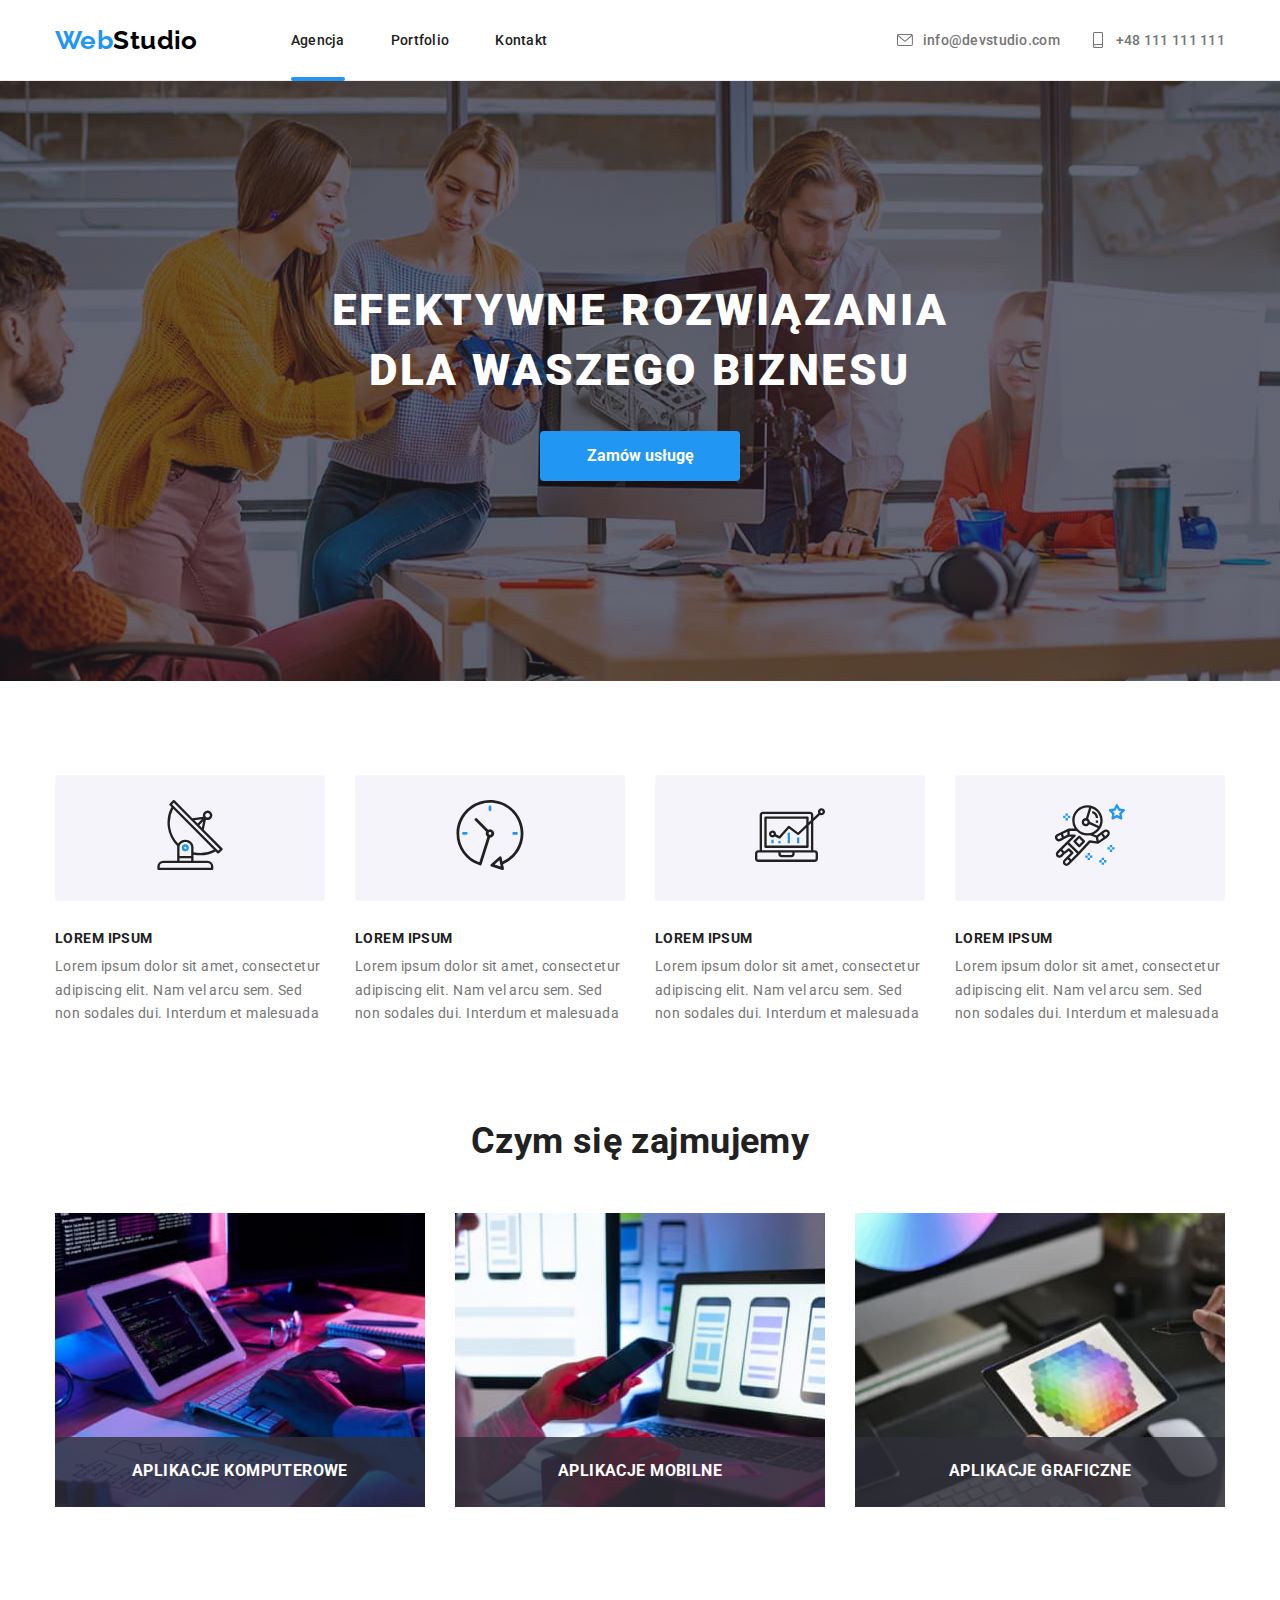
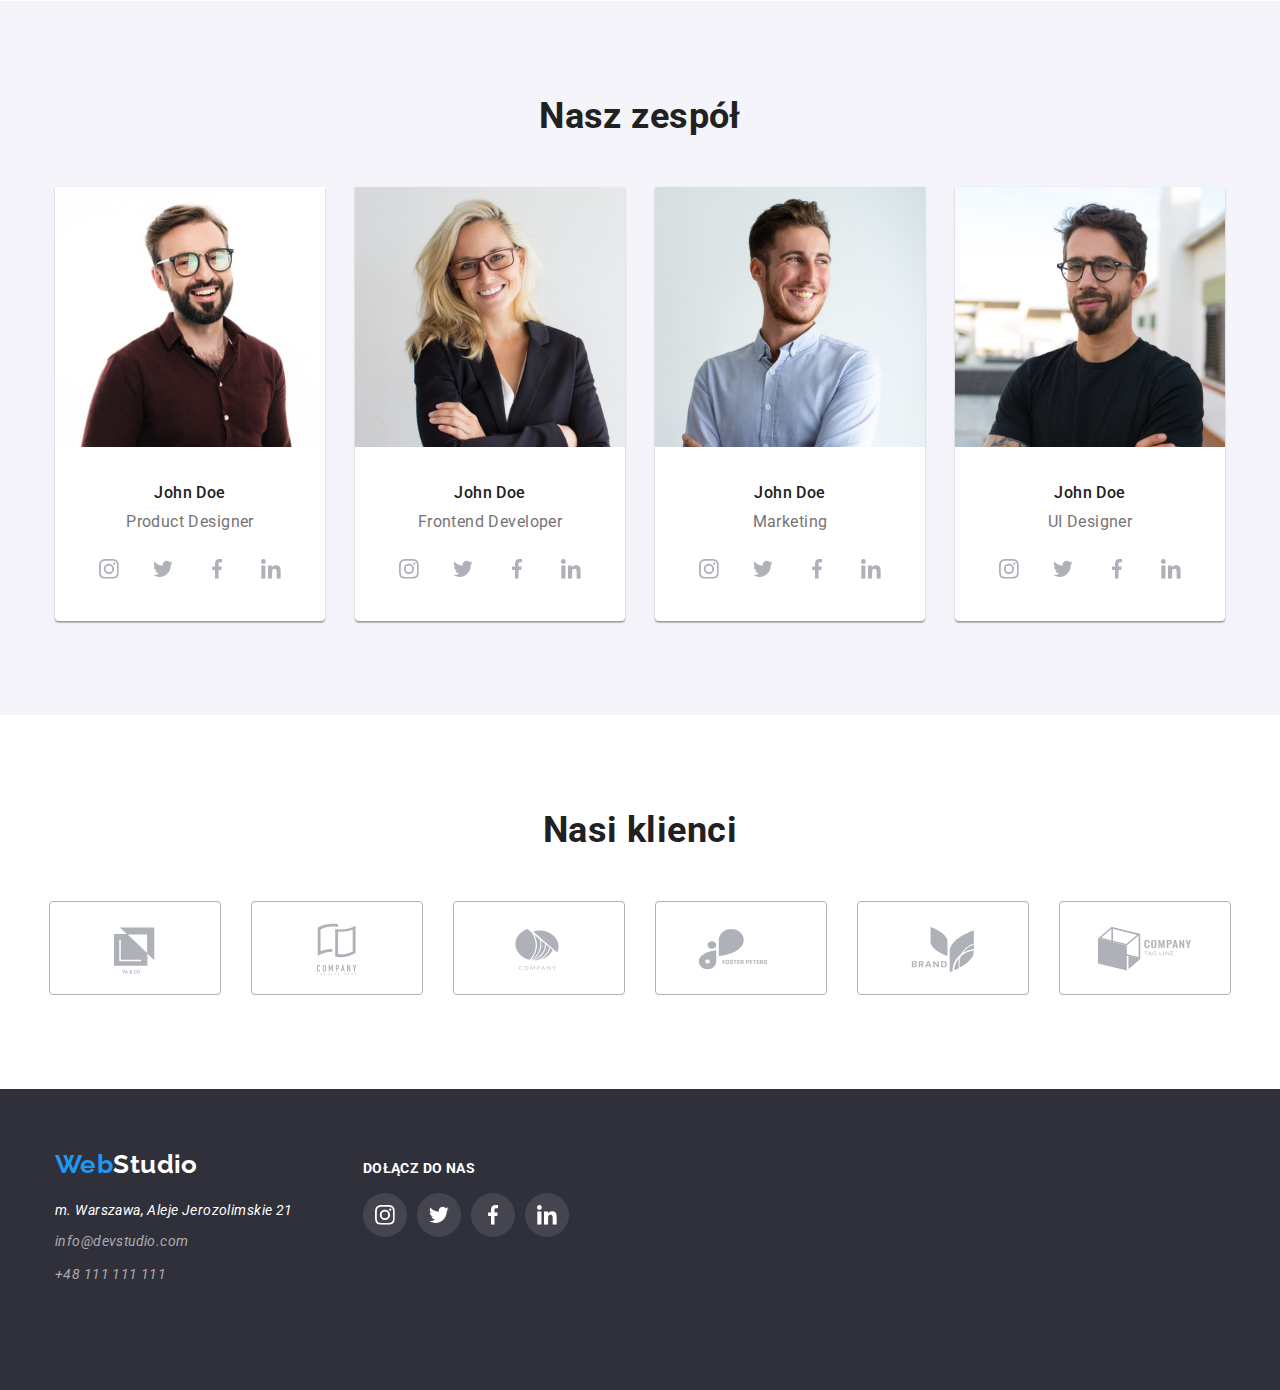
<file: index.html>
<!DOCTYPE html>
<html lang="pl">
  <head>
    <meta charset="UTF-8" />
    <meta http-equiv="X-UA-Compatible" content="IE=edge" />
    <meta name="viewport" content="width=device-width, initial-scale=1.0" />
    <title>Web Studio</title>
    <link
      rel="stylesheet"
      href="https://cdnjs.cloudflare.com/ajax/libs/modern-normalize/1.0.0/modern-normalize.min.css"
    />
    <link rel="stylesheet" href="./css/styles.css?=1.0.2" />
    <link rel="preconnect" href="https://fonts.googleapis.com" />
    <link rel="preconnect" href="https://fonts.gstatic.com" crossorigin />
  </head>
  <body>
    <div class="backdrop is-hidden" data-modal>
      <div class="modal">
        <p>zaliczone?</p>
        <button type="button" class="close-btn" data-modal-close>X</button>
      </div>
    </div>
    <header>
      <div class="menu">
        <div class="container">
          <nav class="menu-nav">
            <ul class="menu-list">
              <li class="menu-nav-logo">
                <a class="logo-black" href="https://mateuszfrankowski.github.io/goit-markup-hw-05/"
                  ><span class="logo-blue">Web</span>Studio</a
                >
              </li>
              <li><a class="menu-nav-links actual-page" href="index.html">Agencja</a></li>
              <li><a class="menu-nav-links" href="portfolio.html">Portfolio</a></li>
              <li><a class="menu-nav-links" href="#contact">Kontakt</a></li>
            </ul>
          </nav>
          <ul class="contact">
            <li>
              <a class="contact-mail" href="mailto:info@devstudio.com">
                <div class="contact-icon-box">
                  <svg class="contact-icon envelope">
                    <use href="images/sprite.svg#icon-envelope"></use>
                  </svg>
                </div>
                info@devstudio.com</a
              >
            </li>
            <li>
              <a class="contact-tel" href="tel:+48111111111">
                <div class="contact-icon-box">
                  <svg class="contact-icon smartphone">
                    <use href="images/sprite.svg#icon-smartphone"></use>
                  </svg>
                </div>
                +48 111 111 111</a
              >
            </li>
          </ul>
        </div>
      </div>
      <section class="header">
        <div class="container">
          <h1 class="motto-text">Efektywne rozwiązania dla waszego biznesu</h1>
          <button class="order-button" type="button" data-modal-open>Zamów usługę</button>
        </div>
      </section>
    </header>
    <main>
      <section>
        <div class="container">
          <ul class="advantages">
            <li>
              <div class="our-strengths-icon">
                <svg class="icon antenna">
                  <use href="images/sprite.svg#icon-antenna-1"></use>
                </svg>
              </div>
              <h4 class="advantages-title">Lorem Ipsum</h4>
              <p class="advantages-text">
                Lorem ipsum dolor sit amet, consectetur adipiscing elit. Nam vel arcu sem. Sed non
                sodales dui. Interdum et malesuada
              </p>
            </li>
            <li>
              <div class="our-strengths-icon">
                <svg class="icon clock">
                  <use href="images/sprite.svg#icon-clock-1"></use>
                </svg>
              </div>
              <h4 class="advantages-title">Lorem Ipsum</h4>
              <p class="advantages-text">
                Lorem ipsum dolor sit amet, consectetur adipiscing elit. Nam vel arcu sem. Sed non
                sodales dui. Interdum et malesuada
              </p>
            </li>
            <li>
              <div class="our-strengths-icon">
                <svg class="icon diagram">
                  <use href="images/sprite.svg#icon-diagram-1"></use>
                </svg>
              </div>
              <h4 class="advantages-title">Lorem Ipsum</h4>
              <p class="advantages-text">
                Lorem ipsum dolor sit amet, consectetur adipiscing elit. Nam vel arcu sem. Sed non
                sodales dui. Interdum et malesuada
              </p>
            </li>
            <li>
              <div class="our-strengths-icon">
                <svg class="icon astronaut">
                  <use href="images/sprite.svg#icon-astronaut-1"></use>
                </svg>
              </div>
              <h4 class="advantages-title">Lorem Ipsum</h4>
              <p class="advantages-text">
                Lorem ipsum dolor sit amet, consectetur adipiscing elit. Nam vel arcu sem. Sed non
                sodales dui. Interdum et malesuada
              </p>
            </li>
          </ul>
        </div>
      </section>

      <section class="ourwork">
        <div class="container">
          <h2 class="ourwork-title">Czym się zajmujemy</h2>

          <ul class="ourwork-photos">
            <li>
              <div class="text-with-background"><p>Aplikacje komputerowe</p></div>
              <img
                src="images/pc.jpg"
                alt="writing a code on the keyboard"
                width="370"
                height="294"
              />
            </li>
            <li>
              <div class="text-with-background"><p>Aplikacje mobilne</p></div>
              <img src="images/phone.jpg" alt="Smartphone in hand " width="370" height="294" />
            </li>
            <li>
              <div class="text-with-background"><p>Aplikacje graficzne</p></div>
              <img
                src="images/tablet.jpg"
                alt="Choosing a color on the tablet"
                width="370"
                height="294"
              />
            </li>
          </ul>
        </div>
      </section>

      <section class="team">
        <div class="container">
          <h2 class="team-title" id="agency">Nasz zespół</h2>

          <ul class="team-list">
            <li>
              <figure class="team-designer">
                <img
                  src="images/teamproductdesigner.jpg"
                  alt="Product Designer John Doe"
                  width="270"
                  height="260"
                />
                <figcaption>
                  <p class="team-photo-name">John Doe</p>
                  <p class="team-photo-text">Product Designer</p>
                  <div class="team-allsocial-icon">
                    <a href="">
                      <div class="team-social-icon">
                        <svg class="social-icon instagram">
                          <use href="images/sprite.svg#icon-instagram"></use>
                        </svg>
                      </div>
                    </a>
                    <a href="">
                      <div class="team-social-icon">
                        <svg class="social-icon twitter">
                          <use href="images/sprite.svg#icon-twitter"></use>
                        </svg>
                      </div>
                    </a>
                    <a href="">
                      <div class="team-social-icon">
                        <svg class="social-icon facebook">
                          <use href="images/sprite.svg#icon-facebook"></use>
                        </svg>
                      </div>
                    </a>
                    <a href="">
                      <div class="team-social-icon">
                        <svg class="social-icon linkedin">
                          <use href="images/sprite.svg#icon-linkedin"></use>
                        </svg>
                      </div>
                    </a>
                  </div>
                </figcaption>
              </figure>
            </li>

            <li>
              <figure>
                <img
                  src="images/teamfrontednfdeveloper.jpg"
                  alt="Frontend Developer John Doe "
                  width="270"
                  height="260"
                />
                <figcaption>
                  <p class="team-photo-name">John Doe</p>
                  <p class="team-photo-text">Frontend Developer</p>
                  <div class="team-allsocial-icon">
                    <a href="">
                      <div class="team-social-icon">
                        <svg class="social-icon instagram">
                          <use href="images/sprite.svg#icon-instagram"></use>
                        </svg>
                      </div>
                    </a>
                    <a href="">
                      <div class="team-social-icon">
                        <svg class="social-icon twitter">
                          <use href="images/sprite.svg#icon-twitter"></use>
                        </svg>
                      </div>
                    </a>
                    <a href="">
                      <div class="team-social-icon">
                        <svg class="social-icon facebook">
                          <use href="images/sprite.svg#icon-facebook"></use>
                        </svg>
                      </div>
                    </a>
                    <a href="">
                      <div class="team-social-icon">
                        <svg class="social-icon linkedin">
                          <use href="images/sprite.svg#icon-linkedin"></use>
                        </svg>
                      </div>
                    </a>
                  </div>
                </figcaption>
              </figure>
            </li>

            <li>
              <figure class="team-marketing">
                <img
                  src="images/teammarketing.jpg"
                  alt="Marketing John Doe "
                  width="270"
                  height="260"
                />
                <figcaption>
                  <p class="team-photo-name">John Doe</p>
                  <p class="team-photo-text">Marketing</p>
                  <div class="team-allsocial-icon">
                    <a href="">
                      <div class="team-social-icon">
                        <svg class="social-icon instagram">
                          <use href="images/sprite.svg#icon-instagram"></use>
                        </svg>
                      </div>
                    </a>
                    <a href="">
                      <div class="team-social-icon">
                        <svg class="social-icon twitter">
                          <use href="images/sprite.svg#icon-twitter"></use>
                        </svg>
                      </div>
                    </a>
                    <a href="">
                      <div class="team-social-icon">
                        <svg class="social-icon facebook">
                          <use href="images/sprite.svg#icon-facebook"></use>
                        </svg>
                      </div>
                    </a>
                    <a href="">
                      <div class="team-social-icon">
                        <svg class="social-icon linkedin">
                          <use href="images/sprite.svg#icon-linkedin"></use>
                        </svg>
                      </div>
                    </a>
                  </div>
                </figcaption>
              </figure>
            </li>

            <li>
              <figure class="team-uidesigner">
                <img
                  src="images/teamuidesigner.jpg"
                  alt="UI Designer John Doe "
                  width="270"
                  height="260"
                />
                <figcaption>
                  <p class="team-photo-name">John Doe</p>
                  <p class="team-photo-text">UI Designer</p>
                  <div class="team-allsocial-icon">
                    <a href="">
                      <div class="team-social-icon">
                        <svg class="social-icon instagram">
                          <use href="images/sprite.svg#icon-instagram"></use>
                        </svg>
                      </div>
                    </a>
                    <a href="">
                      <div class="team-social-icon">
                        <svg class="social-icon twitter">
                          <use href="images/sprite.svg#icon-twitter"></use>
                        </svg>
                      </div>
                    </a>
                    <a href="">
                      <div class="team-social-icon">
                        <svg class="social-icon facebook">
                          <use href="images/sprite.svg#icon-facebook"></use>
                        </svg>
                      </div>
                    </a>
                    <a href="">
                      <div class="team-social-icon">
                        <svg class="social-icon linkedin">
                          <use href="images/sprite.svg#icon-linkedin"></use>
                        </svg>
                      </div>
                    </a>
                  </div>
                </figcaption>
              </figure>
            </li>
          </ul>
        </div>
      </section>
      <section class="customers">
        <div class="container">
          <h2 class="customers-title">Nasi klienci</h2>

          <ul class="customers-list">
            <li>
              <a href="">
                <div class="cont-customers-icon">
                  <svg class="customer-icon customer1">
                    <use href="images/sprite.svg#icon-client1"></use>
                  </svg>
                </div>
              </a>
            </li>
            <li>
              <a href="">
                <div class="cont-customers-icon">
                  <svg class="customer-icon customer2">
                    <use href="images/sprite.svg#icon-client2"></use>
                  </svg>
                </div>
              </a>
            </li>
            <li>
              <a href="">
                <div class="cont-customers-icon">
                  <svg class="customer-icon customer3">
                    <use href="images/sprite.svg#icon-client3"></use>
                  </svg>
                </div>
              </a>
            </li>
            <li>
              <a href="">
                <div class="cont-customers-icon">
                  <svg class="customer-icon customer4">
                    <use href="images/sprite.svg#icon-client4"></use>
                  </svg>
                </div>
              </a>
            </li>
            <li>
              <a href="">
                <div class="cont-customers-icon">
                  <svg class="customer-icon customer5">
                    <use href="images/sprite.svg#icon-client5"></use>
                  </svg>
                </div>
              </a>
            </li>
            <li>
              <a href="">
                <div class="cont-customers-icon">
                  <svg class="customer-icon customer6">
                    <use href="images/sprite.svg#icon-client6"></use>
                  </svg>
                </div>
              </a>
            </li>
          </ul>
        </div>
      </section>
    </main>

    <footer class="foot" id="contact">
      <div class="container">
        <div class="foot-left">
          <a class="logo-white" href="index.html"><span class="logo-blue">Web</span>Studio</a>

          <address class="adress">
            <p class="adress-street">m. Warszawa, Aleje Jerozolimskie 21</p>
            <ul class="adress-list">
              <!-- Link do adresu e-mail  -->
              <li><a class="foot-mail" href="mailto:info@devstudio.com">info@devstudio.com</a></li>
              <!-- Link do numeru telefonu -->
              <li><a class="foot-tel" href="tel:+48111111111">+48 111 111 111</a></li>
            </ul>
          </address>
        </div>
        <div class="follow">
          <p>DOŁĄCZ DO NAS</p>
          <div class="adress-allsocial-icon">
            <a href="">
              <div class="adress-social-icon-box">
                <svg class="addres-social-icon instagram">
                  <use href="images/sprite.svg#icon-instagram"></use>
                </svg></div
            ></a>
            <a href="">
              <div class="adress-social-icon-box">
                <svg class="addres-social-icon twitter">
                  <use href="images/sprite.svg#icon-twitter"></use>
                </svg></div
            ></a>
            <a href="">
              <div class="adress-social-icon-box">
                <svg class="addres-social-icon facebook">
                  <use href="images/sprite.svg#icon-facebook"></use>
                </svg>
              </div>
            </a>
            <a href="">
              <div class="adress-social-icon-box">
                <svg class="addres-social-icon linkedin">
                  <use href="images/sprite.svg#icon-linkedin"></use>
                </svg>
              </div>
            </a>
          </div>
        </div>
      </div>
    </footer>
    <script src="js/modal.js"></script>
  </body>
</html>
</file>
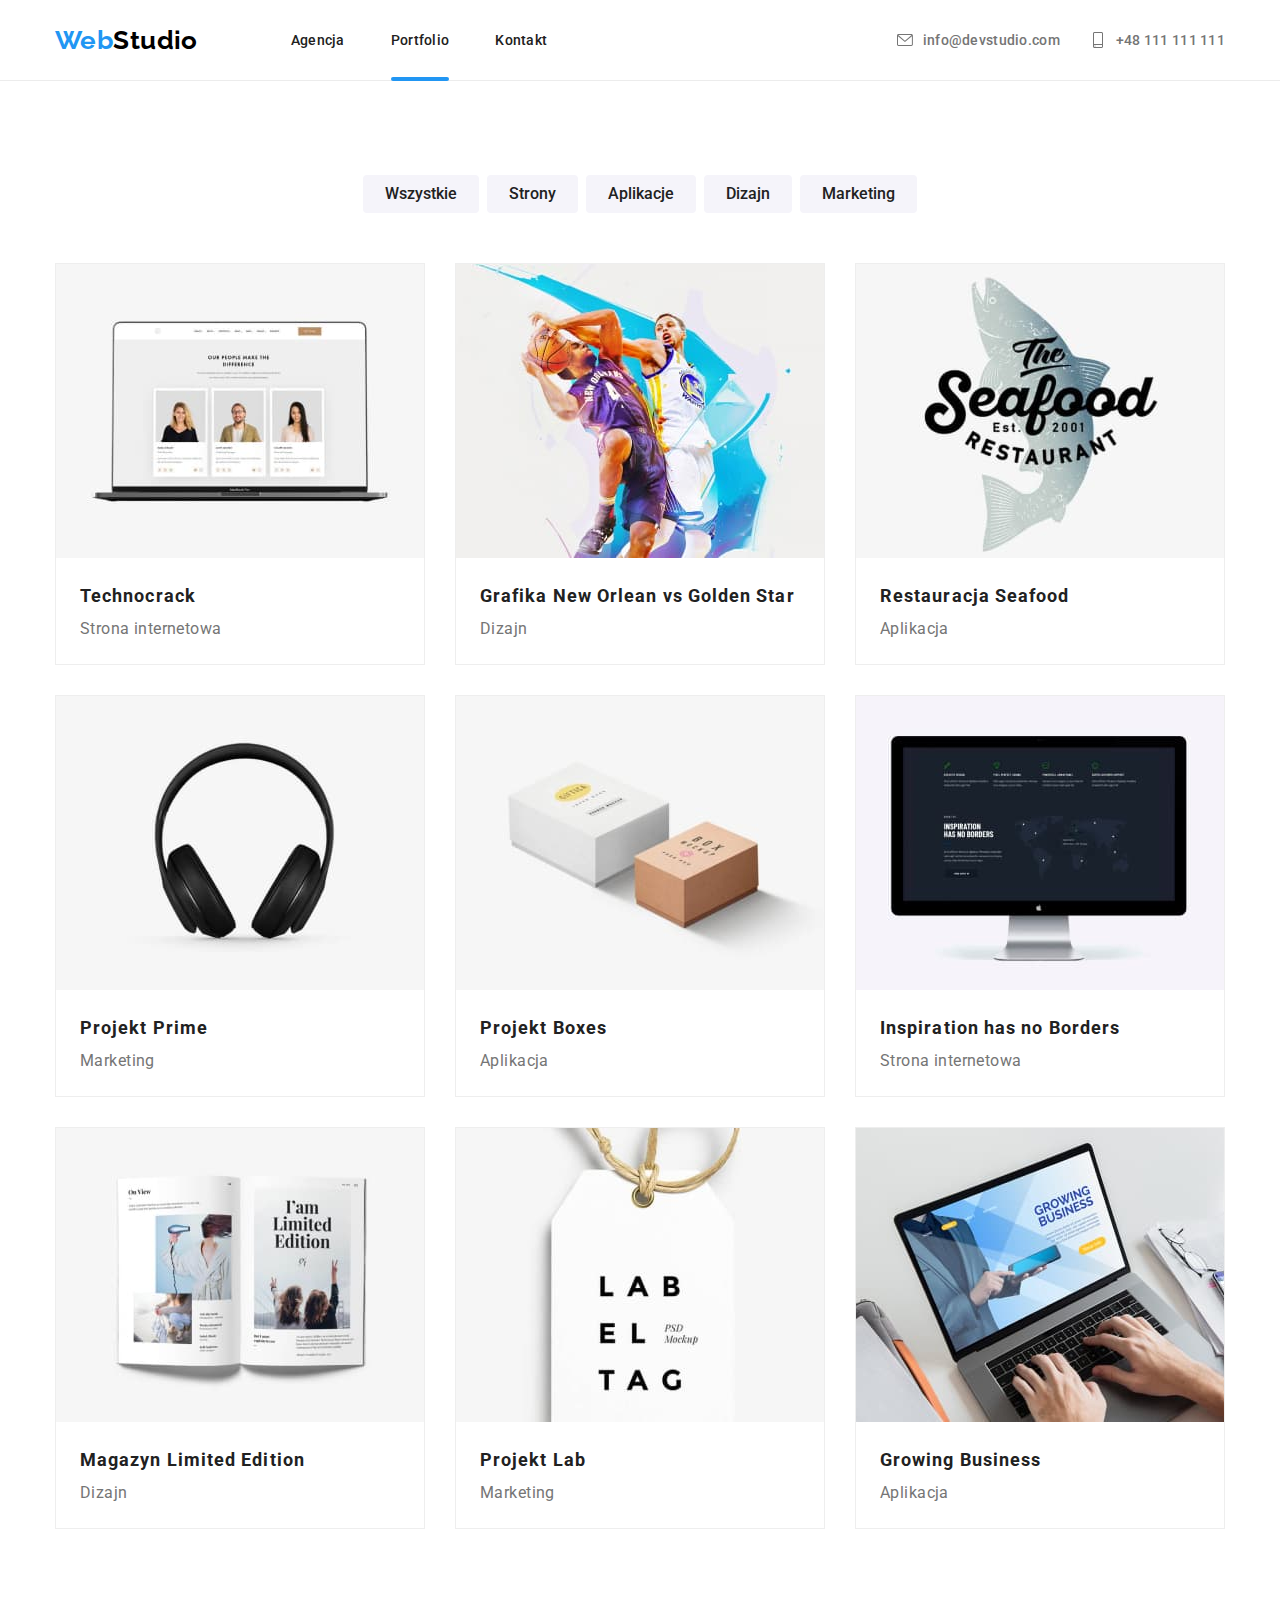
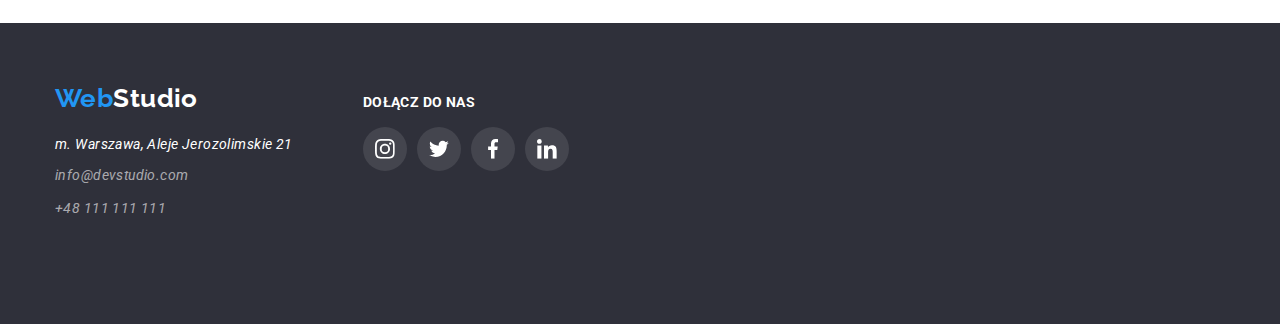
<file: portfolio.html>
<!DOCTYPE html>
<html lang="pl">
  <head>
    <meta charset="UTF-8" />
    <meta http-equiv="X-UA-Compatible" content="IE=edge" />

    <meta name="viewport" content="width=device-width, initial-scale=1.0" />
    <title>Web Studio</title>
    <link
      rel="stylesheet"
      href="https://cdnjs.cloudflare.com/ajax/libs/modern-normalize/1.0.0/modern-normalize.min.css"
    />
    <link rel="stylesheet" href="./css/styles.css" />
    <link rel="preconnect" href="https://fonts.googleapis.com" />
    <link rel="preconnect" href="https://fonts.gstatic.com" crossorigin />
  </head>
  <body>
    <header>
      <div class="menu">
        <div class="container">
          <nav class="menu-nav">
            <ul class="menu-list">
              <li class="menu-nav-logo">
                <a class="logo-black" href="https://mateuszfrankowski.github.io/goit-markup-hw-04/"
                  ><span class="logo-blue">Web</span>Studio</a
                >
              </li>
              <li><a class="menu-nav-links" href="index.html">Agencja</a></li>
              <li><a class="menu-nav-links actual-page" href="portfolio.html">Portfolio</a></li>
              <li><a class="menu-nav-links" href="#contact">Kontakt</a></li>
            </ul>
          </nav>
          <ul class="contact">
            <li>
              <a class="contact-mail" href="mailto:info@devstudio.com">
                <div class="contact-icon-box">
                  <svg class="contact-icon envelope">
                    <use href="images/sprite.svg#icon-envelope"></use>
                  </svg>
                </div>
                info@devstudio.com</a
              >
            </li>
            <li>
              <a class="contact-tel" href="tel:+48111111111">
                <div class="contact-icon-box">
                  <svg class="contact-icon smartphone">
                    <use href="images/sprite.svg#icon-smartphone"></use>
                  </svg>
                </div>
                +48 111 111 111</a
              >
            </li>
          </ul>
        </div>
      </div>
    </header>
    <main>
      <div class="filters">
        <div class="container">
          <ul class="filters-list">
            <li>
              <button class="filters-button" type="button">Wszystkie</button>
            </li>
            <li>
              <button class="filters-button" type="button">Strony</button>
            </li>
            <li>
              <button class="filters-button" type="button">Aplikacje</button>
            </li>
            <li>
              <button class="filters-button" type="button">Dizajn</button>
            </li>
            <li>
              <button class="filters-button" type="button">Marketing</button>
            </li>
          </ul>
        </div>
      </div>

      <div class="portfolio">
        <div class="container">
          <ul class="portfolio-list">
            <li>
              <figure class="portfolio-picture">
                <div class="portfolio-picture-container">
                  <div class="portfolio-background">
                    <p class="portfolio-hover-text">
                      Technocrack jest popularną platformą wykorzystywaną do rozpowszechniania
                      koronawirusa. Firmy wykorzystują tę platformę do celów szpiegowskich i ataków
                      na niezabezpieczone serwery konkurencji
                    </p>
                  </div>
                  <img src=images/portfolio1.jpg alt="Strona internetowa" width="370" height="294"
                  />
                </div>
                <figcaption>
                  <p class="portfolio-photo-title">Technocrack</p>
                  <p class="portfolio-text">Strona internetowa</p>
                </figcaption>
              </figure>
            </li>
            <li>
              <figure class="portfolio-picture">
                <div class="portfolio-picture-container">
                  <div class="portfolio-background">
                    <p class="portfolio-hover-text">
                      Technocrack jest popularną platformą wykorzystywaną do rozpowszechniania
                      koronawirusa. Firmy wykorzystują tę platformę do celów szpiegowskich i ataków
                      na niezabezpieczone serwery konkurencji
                    </p>
                  </div>
                  <img src=images/portfolio2.jpg alt="koszykarze" width="370" height="294" />
                </div>
                <figcaption>
                  <p class="portfolio-photo-title">Grafika New Orlean vs Golden Star</p>
                  <p class="portfolio-text">Dizajn</p>
                </figcaption>
              </figure>
            </li>
            <li>
              <figure class="portfolio-picture">
                <div class="portfolio-picture-container">
                  <div class="portfolio-background">
                    <p class="portfolio-hover-text">
                      Technocrack jest popularną platformą wykorzystywaną do rozpowszechniania
                      koronawirusa. Firmy wykorzystują tę platformę do celów szpiegowskich i ataków
                      na niezabezpieczone serwery konkurencji
                    </p>
                  </div>
                  <!-- Dowolna treść graficzna: zdjęcie, wykres, diagram itp. -->
                  <img src=images/portfolio3.jpg alt="logo ryba" width="370" height="294" />
                </div>
                <figcaption>
                  <p class="portfolio-photo-title">Restauracja Seafood</p>
                  <p class="portfolio-text">Aplikacja</p>
                </figcaption>
              </figure>
            </li>
            <li>
              <figure class="portfolio-picture">
                <div class="portfolio-picture-container">
                  <div class="portfolio-background">
                    <p class="portfolio-hover-text">
                      Technocrack jest popularną platformą wykorzystywaną do rozpowszechniania
                      koronawirusa. Firmy wykorzystują tę platformę do celów szpiegowskich i ataków
                      na niezabezpieczone serwery konkurencji
                    </p>
                  </div>

                  <!-- Dowolna treść graficzna: zdjęcie, wykres, diagram itp. -->
                  <img src=images/portfolio4.jpg alt="słuchawki nauszne" width="370" height="294" />
                </div>
                <figcaption>
                  <p class="portfolio-photo-title">Projekt Prime</p>
                  <p class="portfolio-text">Marketing</p>
                </figcaption>
              </figure>
            </li>
            <li>
              <figure class="portfolio-picture">
                <div class="portfolio-picture-container">
                  <div class="portfolio-background">
                    <p class="portfolio-hover-text">
                      Technocrack jest popularną platformą wykorzystywaną do rozpowszechniania
                      koronawirusa. Firmy wykorzystują tę platformę do celów szpiegowskich i ataków
                      na niezabezpieczone serwery konkurencji
                    </p>
                  </div>
                  <img src=images/portfolio5.jpg alt="pudełka opakowania" width="370" height="294"
                  />
                </div>
                <figcaption>
                  <p class="portfolio-photo-title">Projekt Boxes</p>
                  <p class="portfolio-text">Aplikacja</p>
                </figcaption>
              </figure>
            </li>
            <li>
              <figure class="portfolio-picture">
                <div class="portfolio-picture-container">
                  <div class="portfolio-background">
                    <p class="portfolio-hover-text">
                      Technocrack jest popularną platformą wykorzystywaną do rozpowszechniania
                      koronawirusa. Firmy wykorzystują tę platformę do celów szpiegowskich i ataków
                      na niezabezpieczone serwery konkurencji
                    </p>
                  </div>
                  <img src=images/portfolio6.jpg alt="monitor" width="370" height="294" />
                </div>
                <figcaption>
                  <p class="portfolio-photo-title">Inspiration has no Borders</p>
                  <p class="portfolio-text">Strona internetowa</p>
                </figcaption>
              </figure>
            </li>
            <li>
              <figure class="portfolio-picture">
                <div class="portfolio-picture-container">
                  <div class="portfolio-background">
                    <p class="portfolio-hover-text">
                      Technocrack jest popularną platformą wykorzystywaną do rozpowszechniania
                      koronawirusa. Firmy wykorzystują tę platformę do celów szpiegowskich i ataków
                      na niezabezpieczone serwery konkurencji
                    </p>
                  </div>
                  <img src=images/portfolio7.jpg alt="magazyn" width="370" height="294" />
                </div>
                <figcaption>
                  <p class="portfolio-photo-title">Magazyn Limited Edition</p>
                  <p class="portfolio-text">Dizajn</p>
                </figcaption>
              </figure>
            </li>
            <li>
              <figure class="portfolio-picture">
                <div class="portfolio-picture-container">
                  <div class="portfolio-background">
                    <p class="portfolio-hover-text">
                      Technocrack jest popularną platformą wykorzystywaną do rozpowszechniania
                      koronawirusa. Firmy wykorzystują tę platformę do celów szpiegowskich i ataków
                      na niezabezpieczone serwery konkurencji
                    </p>
                  </div>
                  <img src=images/portfolio8.jpg alt="zawieszka lab el tag" width="370" height="294"
                  />
                </div>
                <figcaption>
                  <p class="portfolio-photo-title">Projekt Lab</p>
                  <p class="portfolio-text">Marketing</p>
                </figcaption>
              </figure>
            </li>
            <li>
              <figure class="portfolio-picture">
                <div class="portfolio-picture-container">
                  <div class="portfolio-background">
                    <p class="portfolio-hover-text">
                      Technocrack jest popularną platformą wykorzystywaną do rozpowszechniania
                      koronawirusa. Firmy wykorzystują tę platformę do celów szpiegowskich i ataków
                      na niezabezpieczone serwery konkurencji
                    </p>
                  </div>
                  <img src=images/portfolio9.jpg alt="pisanie na laptopie" width="370" height="294"
                  />
                </div>
                <figcaption>
                  <p class="portfolio-photo-title">Growing Business</p>
                  <p class="portfolio-text">Aplikacja</p>
                </figcaption>
              </figure>
            </li>
          </ul>
        </div>
      </div>
    </main>
    <footer class="foot" id="contact">
      <div class="container">
        <div class="foot-left">
          <a class="logo-white" href="index.html"><span class="logo-blue">Web</span>Studio</a>

          <address class="adress">
            <p class="adress-street">m. Warszawa, Aleje Jerozolimskie 21</p>
            <ul class="adress-list">
              <!-- Link do adresu e-mail  -->
              <li><a class="foot-mail" href="mailto:info@devstudio.com">info@devstudio.com</a></li>
              <!-- Link do numeru telefonu -->
              <li><a class="foot-tel" href="tel:+48111111111">+48 111 111 111</a></li>
            </ul>
          </address>
        </div>
        <div class="follow">
          <p>DOŁĄCZ DO NAS</p>
          <div class="adress-allsocial-icon">
            <a href="">
              <div class="adress-social-icon-box">
                <svg class="addres-social-icon instagram">
                  <use href="images/sprite.svg#icon-instagram"></use>
                </svg></div
            ></a>
            <a href="">
              <div class="adress-social-icon-box">
                <svg class="addres-social-icon twitter">
                  <use href="images/sprite.svg#icon-twitter"></use>
                </svg>
              </div>
            </a>
            <a href="">
              <div class="adress-social-icon-box">
                <svg class="addres-social-icon facebook">
                  <use href="images/sprite.svg#icon-facebook"></use>
                </svg>
              </div>
            </a>
            <a href="">
              <div class="adress-social-icon-box">
                <svg class="addres-social-icon linkedin">
                  <use href="images/sprite.svg#icon-linkedin"></use>
                </svg>
              </div>
            </a>
          </div>
        </div>
      </div>
    </footer>
    <script src="./js/modal.js"></script>
  </body>
</html>
</file>
<file: css/styles.css>
@import url('https://fonts.googleapis.com/css2?family=Raleway:wght@700&family=Roboto:wght@400;500;700;900&display=swap');
*,
*::before,
*::after {
  box-sizing: border-box;
  margin: 0;
  padding: 0;
  border: 0;

  vertical-align: baseline;
  text-decoration: none;
  outline: 0;
}

:root {
  --project-color-blue: #2196f3;
  --project-color-dark: #212121;
  --project-color-white: #fff;
  --project-color-black: #000;
  --header-backgroud-dark: rgba(47, 48, 58, 0.4);
  --footer-backgroud-dark: #2f303a;
  --team-backgroud-lumio: #f5f4fa;
  --project-color-gray: #757575;
  --tel-mail-footer: rgba(255, 255, 255, 0.6);
  --button-shadow1: rgba(0, 0, 0, 0.15);
  --button-shadow2: rgba(0, 0, 0, 0.01);
  --button-shadow3: rgba(0, 0, 0, 0.08);
  --button-shadow4: rgba(0, 0, 0, 0.11);
  --border-top-logo: #ececec;
  --portfolio-pictures-border: #eeeeee;
}
body {
  font-family: 'Roboto', 'Raleway', sans-serif;
  font-style: normal;
  text-decoration: none;
  font-size: 14px;
  line-height: 1.5;
  letter-spacing: 0.03em;
  color: var(--project-color-gray);
  background-color: var(--project-color-white);

  /* width: 1600px; */
}

.container {
  width: 1200px;
  margin: 0 auto;
  padding-left: 15px;
  padding-right: 15px;
  padding-top: 94px;
  padding-bottom: 94px;
}
.menu .container {
  display: flex;
  flex-direction: row;
  justify-content: space-between;
  align-items: center;
  padding-top: 25px;
  padding-bottom: 24px;
  gap: 345px;
}
.menu {
  border-bottom: 1px solid var(--border-top-logo);
}

/* .menu-nav {
  display: flex;
} */
.menu-nav-logo {
  list-style-type: none;
  text-decoration: none;
  /* display: flex; */
}
.menu-list {
  list-style-type: none;
  display: flex;
  align-items: center;
}

.logo-black {
  font-family: 'Raleway';
  font-weight: 700;
  font-size: 26px;
  line-height: 1.19;
  /* identical to box height */
  text-decoration: none;
  color: var(--project-color-black);

  margin-right: 93px;
}
.logo-blue {
  color: var(--project-color-blue);
}

.menu-nav-links {
  position: relative;
  display: block;
  font-weight: 500;
  line-height: 1.17;
  font-style: normal;
  /* line height 16/14 */
  letter-spacing: 0.02em;
  text-decoration: none;
  list-style-type: none;
  color: var(--project-color-dark);
}
.actual-page::after {
  content: '';
  position: absolute;
  border-radius: 2px;
  height: 4px;
  bottom: -32px;
  margin: 0 auto;
  left: 0;
  right: 0;
  width: 100%;
  background: var(--project-color-blue);
}
.menu-list li:nth-child(2) {
  margin-right: 46px;
}
.menu-list li:nth-child(3) {
  margin-right: 46px;
}

.menu-nav-links:hover,
.menu-nav-links:focus {
  color: var(--project-color-blue);
  transition: color 250ms;
  transition-timing-function: cubic-bezier(0.4, 0, 0.2, 1);
}
.contact {
  list-style-type: none;
  display: flex;
  gap: 30px;
}
.contact a {
  display: flex;
  align-items: center;
  gap: 10px;
}

.contact-mail,
.contact-tel {
  font-weight: 500;
  line-height: 1.17;
  font-style: normal;
  letter-spacing: 0.02em;
  text-decoration: none;
  color: var(--project-color-gray);
}

/* .contact-mail:hover,
.contact-tel:hover,
.contact-mail:focus,
.contact-tel:focus {
  color: var(--project-color-blue);
  fill: var(--project-color-blue);
  transition: color 250ms;
  transition-timing-function: cubic-bezier(0.4, 0, 0.2, 1);
} */

.contact-icon-box {
  width: 16px;
  height: 16px;
  display: flex;
  justify-content: left;
  align-items: center;
}
.contact-icon.envelope {
  fill: var(--project-color-gray);
  display: block;
  width: 100%;
  height: 100%;
}
.contact-icon.smartphone {
  fill: var(--project-color-gray);
  display: block;
  width: 100%;
  height: 100%;
}

.contact li:hover .contact-icon,
.contact li:focus-within .contact-icon,
.contact li:hover a,
.contact li:focus-within a {
  fill: var(--project-color-blue);
  color: var(--project-color-blue);
  transition: color 250ms;
  transition-timing-function: cubic-bezier(0.4, 0, 0.2, 1);
}

/* heder motto*/

.header {
  text-align: center;
  background-image: linear-gradient(
      to bottom,
      var(--header-backgroud-dark),
      var(--header-backgroud-dark)
    ),
    url('../images/headerbackground.jpg');
  background-repeat: no-repeat;
  background-position: center;
  background-size: cover;
  /* changed from contain */
}

.header .container {
  padding-top: 200px;
  padding-left: 252px;
  padding-right: 252px;
  padding-bottom: 200px;
}
.motto-text {
  font-weight: 900;
  font-size: 44px;
  line-height: 1.36;
  letter-spacing: 0.06em;
  text-transform: uppercase;
  color: var(--project-color-white);
  text-align: center;
  max-width: 696px;
}

.order-button {
  font-family: 'Roboto';
  font-style: normal;
  font-weight: 700;
  font-size: 16px;
  line-height: 1.88;
  background-color: var(--project-color-blue);
  box-shadow: 0px 4px 4px var(--button-shadow1);
  border-radius: 4px;
  cursor: pointer;
  border-style: none;
  color: var(--project-color-white);
  margin-top: 30px;
  width: 200px;
  height: 50px;
  text-align: center;
}
/* lorem ipsum */
.our-strengths-icon {
  background: var(--team-backgroud-lumio);
  border-radius: 4px;
  margin-bottom: 30px;
  padding: 25px 100px;
  fill: var(--project-color-blue);
  --color5: var(--project-color-dark);
}
.icon {
  width: 70px;
  height: 70px;
}
.advantages {
  list-style-type: none;
  display: flex;
  gap: 30px;
}
.advantages li {
  width: 270px;
  font-size: 14px;
}

.advantages-title {
  font-weight: 700;
  line-height: 1;
  text-transform: uppercase;
  margin-bottom: 10px;
  color: var(--project-color-dark);
}
.advantages-text {
  line-height: 1.71;
  color: var(--project-color-gray);
}
/* ourwork */
.ourwork .container {
  padding-top: 0%;
}
.ourwork {
  padding-top: 0;
  font-size: 0;
}
.ourwork-title {
  font-weight: 700;
  line-height: 1.17;
  color: var(--project-color-dark);
  text-align: center;
  margin-bottom: 50px;
  font-size: 36px;
}
.ourwork-photos {
  list-style-type: none;
  padding-left: 0px;
  font-size: 0px;
  display: flex;
  gap: 30px;
}
.ourwork-photos li {
  /* border: 1px solid black; */
  margin-left: 0px;
  object-fit: contain;
  position: relative;
  /* text-align: center; */
}
.text-with-background {
  position: absolute;
  width: 100%;
  height: 23.8%;
  left: 0px;
  bottom: 0px;
  display: flex;
  align-items: center;
  justify-content: center;
  background: rgba(47, 48, 58, 0.8);
}
.text-with-background p {
  font-weight: 700;
  font-size: 1rem;
  line-height: 1.14;
  text-align: center;
  /* letter-spacing: 0.03em; */
  text-transform: uppercase;
  color: var(--project-color-white);
}

/* ourteam */
.team {
  background-color: var(--team-backgroud-lumio);
}
.team-list li {
  background: var(--project-color-white);
  box-shadow: 0px 1px 3px rgba(0, 0, 0, 0.12), 0px 1px 1px rgba(0, 0, 0, 0.14),
    0px 2px 1px rgba(0, 0, 0, 0.2);
  border-radius: 0px 0px 4px 4px;
  padding-bottom: 30px;
}
.team-title {
  font-size: 36px;
  font-weight: 700;
  line-height: 1.17;
  color: var(--project-color-dark);
  text-align: center;
  margin-bottom: 50px;
}
.team-list {
  list-style-type: none;
  display: flex;
  justify-content: space-between;
}
.team-list figcaption {
  padding-top: 30px;
}
.team-photo-name {
  font-weight: 500;
  font-size: 16px;
  line-height: 1.19;
  text-align: center;

  color: var(--project-color-dark);
}

.team-photo-text {
  font-weight: 400;
  font-size: 16px;
  line-height: 1.19;
  text-align: center;
  margin-top: 10px;
  color: var(--project-color-gray);
}
.team-allsocial-icon {
  display: flex;
  justify-content: center;
  gap: 10px;
  margin-top: 16px;
}
.team-social-icon {
  width: 44px;
  height: 44px;
  border-radius: 50%;
  display: flex;
  justify-content: center;
  align-items: center;
}
.social-icon {
  fill: #afb1b8;
  display: block;
  width: 45%;
  height: 45%;
}
.team-social-icon:hover,
.team-social-icon:focus {
  width: 44px;
  height: 44px;
  background-color: #2196f3;
  fill: #fff;

  transition-property: background-color, fill;
  transition-duration: 250ms;
  transition-timing-function: cubic-bezier(0.4, 0, 0.2, 1);
}

.team-social-icon:hover .social-icon,
.team-social-icon:focus .social-icon {
  background-color: #2196f3;
  fill: #fff;
  transition-property: background-color, fill;
  transition-duration: 250ms;
  transition-timing-function: cubic-bezier(0.4, 0, 0.2, 1);
}
/* ourcustomers */
.customers-title {
  font-weight: 700;
  line-height: 1.17;
  color: var(--project-color-dark);
  text-align: center;
  margin-bottom: 50px;
  font-size: 36px;
}

.customers-list {
  display: flex;
  justify-content: center;
  gap: 30px;
  margin-top: 16px;
  text-decoration: none;
  list-style: none;
}
.cont-customers-icon {
  display: flex;
  justify-content: center;
  align-items: center;
  border: 1px solid #afb1b8;
  border-radius: 4px;
  padding: 17.71px 32px 14.25px 32px;
}
.customer-icon {
  fill: #afb1b8;
  display: block;
  width: 106px;
  height: 60.04px;
}
.customer-icon:hover,
.customer-icon:focus,
.cont-customers-icon:hover,
.cont-customers-icon:focus {
  fill: var(--project-color-blue);
  border-color: var(--project-color-blue);
  transition-property: border-color, fill;
  transition-duration: 250ms;
  transition-timing-function: cubic-bezier(0.4, 0, 0.2, 1);
}

.cont-customers-icon:hover .customer-icon,
.cont-customers-icon:focus .customer-icon {
  fill: var(--project-color-blue);
  border-color: var(--project-color-blue);
  transition-property: border-color, fill;
  transition-duration: 250ms;
  transition-timing-function: cubic-bezier(0.4, 0, 0.2, 1);
}
/* footer */
.foot .container {
  padding-top: 60px;
  display: flex;
  gap: 70px;
}
.foot {
  background-color: var(--footer-backgroud-dark);

  min-height: 252px;
}
.adress-street {
  color: var(--project-color-white);
}
.adress-list {
  list-style: none;
}
.foot-tel,
.foot-mail {
  line-height: 1.71;
  color: var(--tel-mail-footer);
}

.adress-list > li {
  margin-bottom: 9px;
  margin-top: 0px;
}
.logo-white {
  font-family: 'Raleway';
  font-weight: 700;
  font-size: 26px;
  line-height: 1.19;
  text-decoration: none;
  color: var(--project-color-white);
}
.adress {
  margin-top: 20px;
}
.adress-list {
  padding-left: 0%;
  margin-bottom: 9px;
}
.adress-list:nth-child(-n + 2) {
  margin-top: 9px;
}
.follow {
  display: flex;
  flex-direction: column;
  padding-top: 12px;
}
.adress-allsocial-icon {
  display: flex;
  justify-content: center;
  gap: 10px;
  margin-top: 16px;
}
.adress-social-icon-box {
  width: 44px;
  height: 44px;
  border-radius: 50%;
  display: flex;
  justify-content: center;
  align-items: center;
  background-color: rgba(255, 255, 255, 0.1);
}
.follow p {
  text-transform: capitalize;
  /* font-family: 'Roboto';
  font-style: normal; */
  font-weight: 700;
  font-size: 14px;
  line-height: 1.14;
  /* letter-spacing: 0.03em; */
  text-transform: uppercase;
  color: var(--project-color-white);
}

.addres-social-icon {
  fill: #fff;

  display: block;
  width: 45%;
  height: 45%;
}
.adress-social-icon-box:hover,
.adress-social-icon-box:focus {
  width: 44px;
  height: 44px;
  background-color: var(--project-color-blue);
  fill: var(--project-color-white);
  transition-property: background-color, fill;
  transition-duration: 250ms;
  transition-timing-function: cubic-bezier(0.4, 0, 0.2, 1);
}

.adress-social-icon-box:hover .adress-social-icon,
.adress-social-icon-box:focus .adress-social-icon {
  background-color: var(--project-color-blue);
  fill: var(--project-color-white);
  transition-property: background-color, fill;
  transition-duration: 250ms;
  transition-timing-function: cubic-bezier(0.4, 0, 0.2, 1);
}

/* portfolio */
.filters .container {
  padding-bottom: 50px;
}
.filters-list {
  list-style: none;
  display: flex;
  justify-content: center;

  gap: 8px;
}
.filters-button {
  font-family: 'Roboto';
  font-style: normal;
  font-weight: 500;
  font-size: 16px;
  line-height: 1.63;
  text-align: center;
  background-color: var(--team-backgroud-lumio);
  color: var(--project-color-dark);
  border-style: none;
  border-radius: 4px;
  padding: 6px 22px;
}

.filters-button:hover,
.filters-button:focus {
  background-color: var(--project-color-blue);
  color: var(--project-color-white);
  box-shadow: 0px 3px 1px var(--button-shadow2), 0px 1px 2px var(--button-shadow3),
    0px 2px 2px var(--button-shadow4);
  cursor: pointer;
  transition-property: box-shadow, color, background-color;
  transition-duration: 250ms;
  transition-timing-function: cubic-bezier(0.4, 0, 0.2, 1);
}
.portfolio .container {
  padding-top: 0px;
}

.portfolio-list {
  list-style: none;
  display: flex;
  gap: 30px;
  flex-wrap: wrap;
}
.portfolio-list li {
  max-width: 370px;
  border: 1px solid var(--portfolio-pictures-border);
  box-shadow: none;
  transition-property: box-shadow;
  transition-duration: 250ms;
  transition-timing-function: cubic-bezier(0.4, 0, 0.2, 1);
}
.portfolio-picture figcaption {
  padding: 20px 24px;
}
.portfolio-picture img {
  object-fit: cover;
  display: block;
  width: 100%;
}
.portfolio-list li:hover,
.portfolio-list li:focus {
  box-shadow: 0px 1px 1px rgba(0, 0, 0, 0.12), 0px 4px 4px rgba(0, 0, 0, 0.06),
    1px 4px 6px rgba(0, 0, 0, 0.16);
  cursor: pointer;
  transition-property: box-shadow;
  transition-duration: 250ms;
  transition-timing-function: cubic-bezier(0.4, 0, 0.2, 1);
}
.portfolio-photo-title {
  font-weight: 700;
  font-size: 18px;
  line-height: 2;
  letter-spacing: 0.06em;
  color: var(--project-color-dark);
}
.portfolio-text {
  font-size: 16px;
  line-height: 1.88;
  color: var(--project-color-gray);
}

.portfolio-picture-container {
  position: relative;
  overflow: hidden;
}

.portfolio-background {
  position: absolute;
  width: 100%;
  background: rgba(33, 150, 243, 0.9);
  padding: 49px 45px 49px 24px;
  transform: translateY(+100%);
  transition-property: transform;
  transition-duration: 250ms;
  transition-timing-function: cubic-bezier(0.4, 0, 0.2, 1);
}
.portfolio-hover-text {
  font-size: 18px;
  line-height: 1.56;
  color: var(--project-color-white);
}
.portfolio-list li:hover .portfolio-background,
.portfolio-list li:focus:hover .portfolio-background {
  transform: translateY(0%);
  transition-property: transform;
  transition-duration: 250ms;
  transition-timing-function: cubic-bezier(0.4, 0, 0.2, 1);
}

/* ========= modal window ========*/

.backdrop {
  cursor: not-allowed;
  display: flex;
  position: fixed;
  background-color: hsla(0, 0%, 0%, 0.5);
  left: 0;
  right: 0;
  top: 0;
  bottom: 0;
  z-index: 2;
  transition: opacity 250ms, visibility 250ms;
  transition-timing-function: cubic-bezier(0.4, 0, 0.2, 1);
}
.modal {
  padding: 2rem 1rem;
  box-sizing: border-box;
  width: 528px;
  min-height: 581px;
  position: relative;
  cursor: initial;
  margin: auto;
  z-index: 2;
  background: #ffffff;
  box-shadow: 0px 1px 3px rgba(0, 0, 0, 0.12), 0px 1px 1px rgba(0, 0, 0, 0.14),
    0px 2px 1px rgba(0, 0, 0, 0.2);
  border-radius: 4px;
}
.close-btn,
.modal {
  cursor: pointer;
}
.close-btn {
  position: absolute;
  top: 8px;
  right: 8px;
  width: 30px;
  height: 30px;
  background-color: #ffffff;
  border: 1px solid rgba(0, 0, 0, 0.1);
  border-radius: 50%;
}
.is-hidden {
  opacity: 0;
  visibility: hidden;
  pointer-events: none;
}

/* =========END modal window ========*/
</file>
